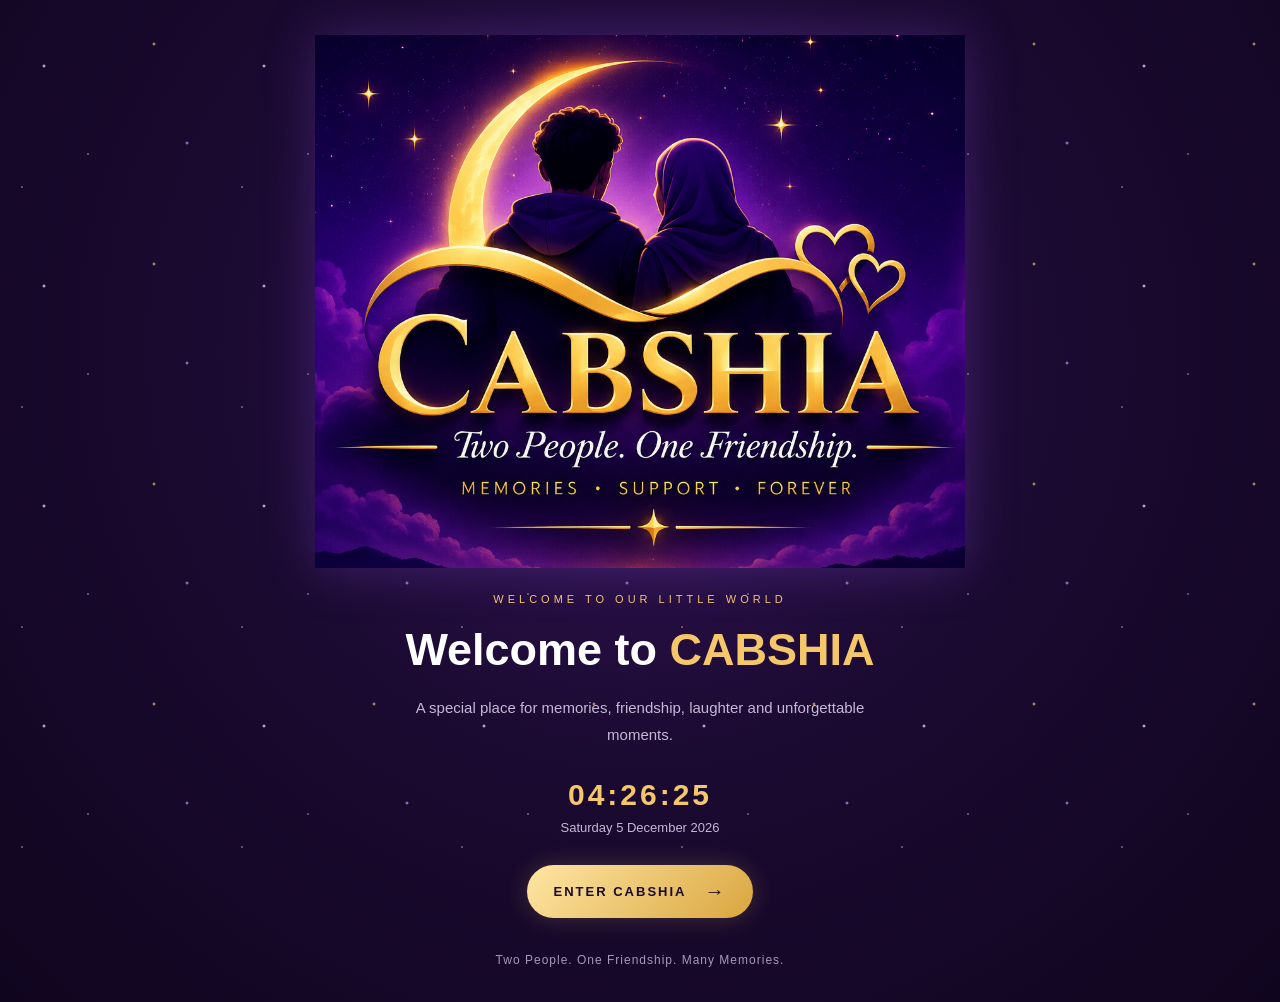
<file: index.html>
<!DOCTYPE html>
<html lang="en">
<head>
    <meta charset="UTF-8">
    <meta name="viewport" content="width=device-width, initial-scale=1.0">

    <title>CABSHIA | Two People, One Friendship</title>

    <meta name="description" content="CABSHIA — Two People. One Friendship. Many Memories.">

    <meta name="theme-color" content="#10051f">

    <link rel="icon" type="image/png"
          href="assets/CABSHIA_App_Icon.png">

    <link rel="stylesheet" href="style.css">
</head>

<body>

    <!-- Background -->
    <div class="stars"></div>

    <!-- Main Welcome Section -->
    <main class="welcome-container">

        <div class="welcome-content">

            <!-- CABSHIA Logo -->
            <div class="logo-container">
                <img
                    src="assets/CABSHIA_Large_Logo.png"
                    alt="CABSHIA Friendship Logo"
                    class="main-logo"
                >
            </div>

            <!-- Welcome Text -->
            <p class="welcome-label">
                WELCOME TO OUR LITTLE WORLD
            </p>

            <h1>
                Welcome to <span>CABSHIA</span>
            </h1>

            <p class="description">
                A special place for memories, friendship,
                laughter and unforgettable moments.
            </p>

            <!-- Date and Clock -->
            <div class="time-box">
                <div id="clock">00:00:00</div>
                <div id="date">Loading date...</div>
            </div>

            <!-- Enter Button -->
            <a href="login.html" class="enter-button">
                ENTER CABSHIA
                <span>→</span>
            </a>

            <p class="footer-text">
                Two People. One Friendship. Many Memories.
            </p>

        </div>

    </main>

    <script src="script.js"></script>

</body>
</html>
</file>
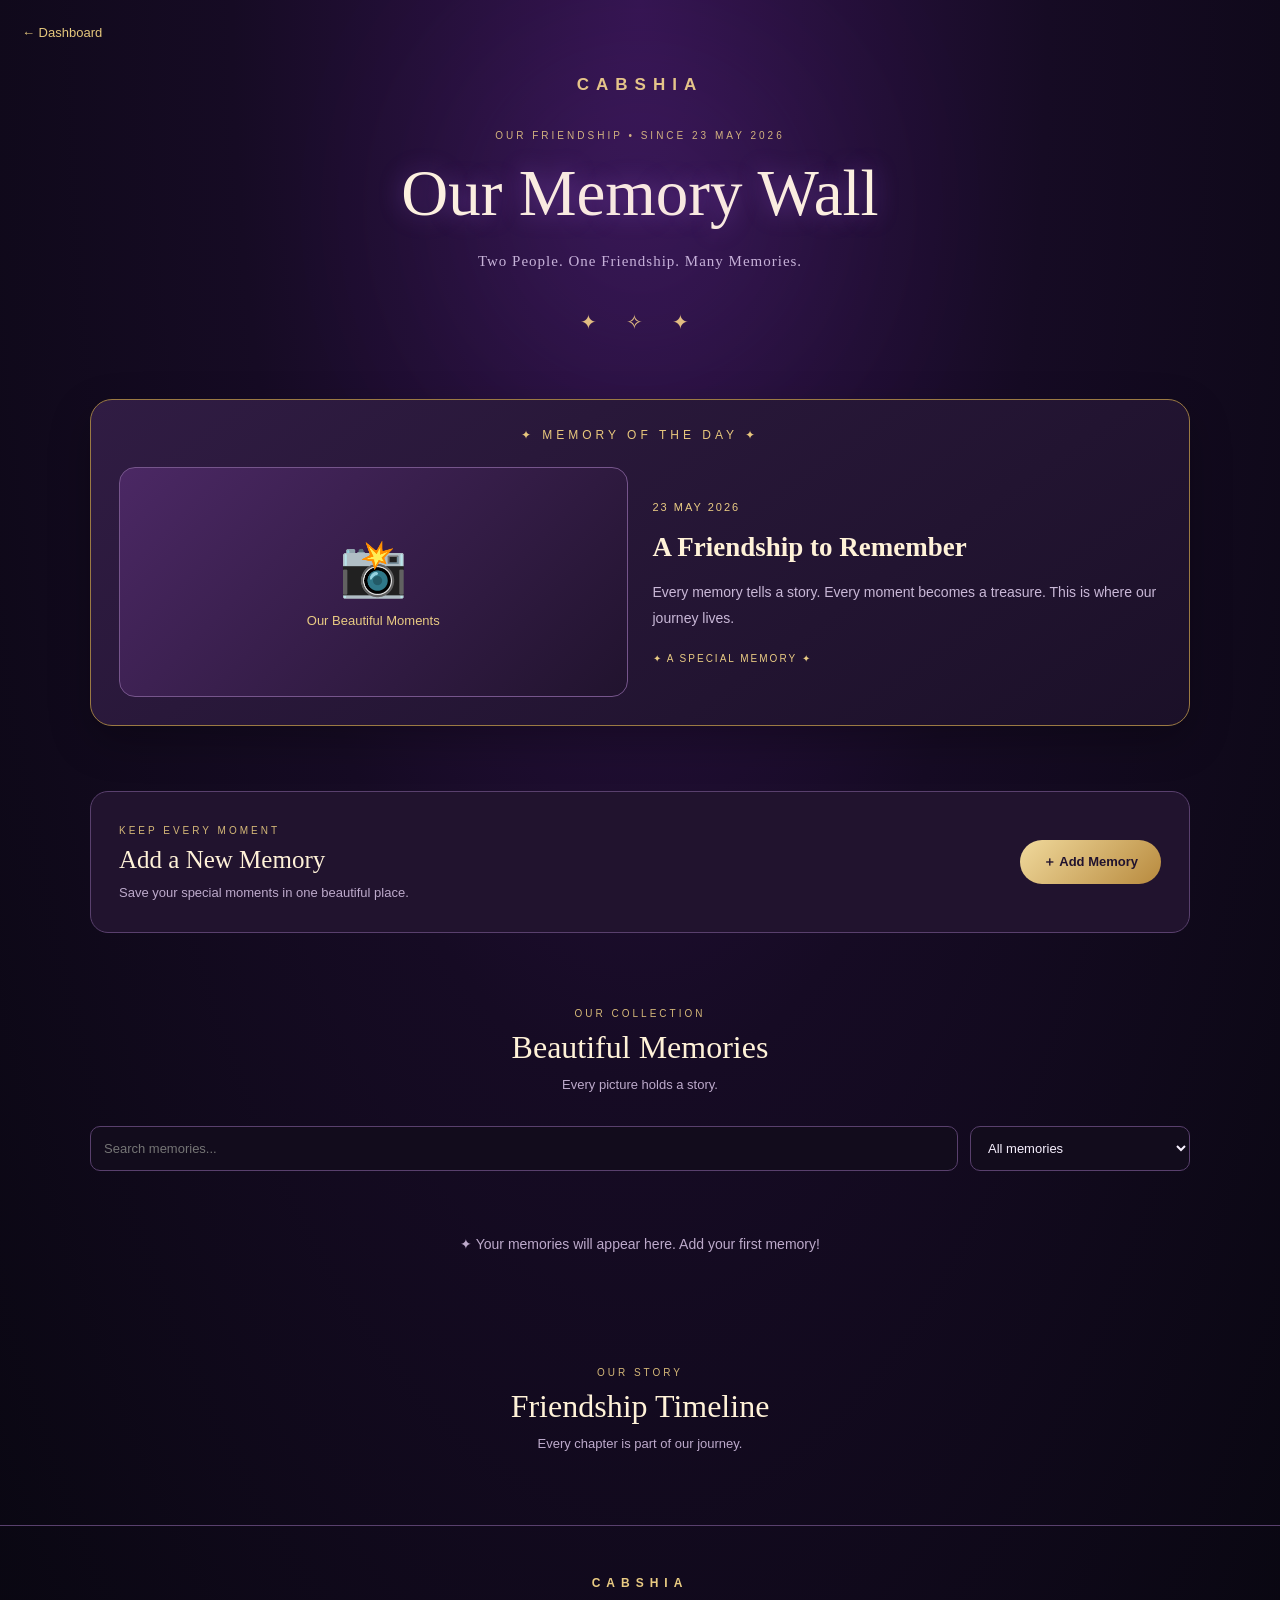
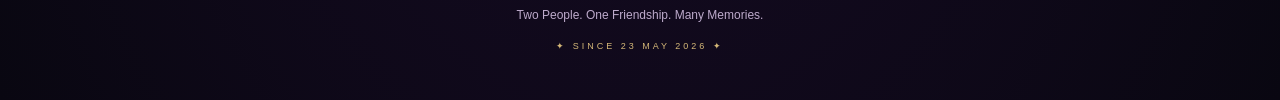
<file: memory.html>
<!DOCTYPE html>
<html lang="en">
<head>
  <meta charset="UTF-8">
  <meta name="viewport" content="width=device-width, initial-scale=1.0">
  <title>CABSHIA | Memory Wall</title>
  <link rel="stylesheet" href="memory.css">
</head>
<body>

<header class="memory-header">
  <a href="dashboard.html" class="back-link">← Dashboard</a>
  <div class="memory-logo">CABSHIA</div>
  <p class="memory-label">OUR FRIENDSHIP • SINCE 23 MAY 2026</p>
  <h1>Our Memory Wall</h1>
  <p class="memory-description">Two People. One Friendship. Many Memories.</p>
  <div class="memory-divider">✦ ✧ ✦</div>
</header>

<main class="container">

  <section class="featured-memory">
    <div class="featured-label">✦ MEMORY OF THE DAY ✦</div>
    <div class="featured-content">
      <div class="featured-image">
        <span>📸</span>
        <p>Our Beautiful Moments</p>
      </div>
      <div class="featured-info">
        <span class="memory-date">23 MAY 2026</span>
        <h2>A Friendship to Remember</h2>
        <p>
          Every memory tells a story.
          Every moment becomes a treasure.
          This is where our journey lives.
        </p>
        <span class="memory-star">✦ A SPECIAL MEMORY ✦</span>
      </div>
    </div>
  </section>

  <section class="add-section">
    <div>
      <span class="section-label">KEEP EVERY MOMENT</span>
      <h2>Add a New Memory</h2>
      <p>Save your special moments in one beautiful place.</p>
    </div>
    <button id="openFormBtn" class="gold-button">＋ Add Memory</button>
  </section>

  <section id="memoryFormSection" class="memory-form-section hidden">
    <div class="form-heading">
      <div>
        <span class="section-label">CREATE A MEMORY</span>
        <h2>Our New Chapter</h2>
      </div>
      <button id="closeFormBtn" class="close-button" aria-label="Close">✕</button>
    </div>

    <form id="memoryForm">
      <label for="memoryTitle">Memory title</label>
      <input id="memoryTitle" type="text" maxlength="100"
             placeholder="Give this memory a name..." required>

      <label for="memoryDateInput">Memory date</label>
      <input id="memoryDateInput" type="date" required>

      <label for="memoryCategory">Category</label>
      <select id="memoryCategory">
        <option value="Friendship">Friendship</option>
        <option value="Special Moment">Special Moment</option>
        <option value="Our Beginning">Our Beginning</option>
        <option value="Funny Moment">Funny Moment</option>
        <option value="Celebration">Celebration</option>
        <option value="Other">Other</option>
      </select>

      <label for="memoryDescription">Memory description</label>
      <textarea id="memoryDescription" rows="4" maxlength="1500"
                placeholder="Write the story behind this memory..."></textarea>

      <label for="memoryImages">Choose photos</label>
      <input id="memoryImages" type="file" accept="image/*" multiple>
      <p class="upload-note">You can select multiple photos at once.</p>

      <div id="imagePreview" class="image-preview"></div>

      <button type="submit" class="gold-button save-button">
        Save This Memory ✦
      </button>
    </form>
  </section>

  <section class="gallery-section">
    <div class="gallery-heading">
      <span class="section-label">OUR COLLECTION</span>
      <h2>Beautiful Memories</h2>
      <p>Every picture holds a story.</p>
    </div>

    <div class="gallery-tools">
      <input id="searchMemories" type="search"
             placeholder="Search memories...">
      <select id="filterCategory">
        <option value="All">All memories</option>
        <option value="Friendship">Friendship</option>
        <option value="Special Moment">Special Moment</option>
        <option value="Our Beginning">Our Beginning</option>
        <option value="Funny Moment">Funny Moment</option>
        <option value="Celebration">Celebration</option>
        <option value="Other">Other</option>
      </select>
    </div>

    <div id="memoryGallery" class="memory-gallery"></div>
    <p id="emptyMessage" class="empty-message">
      ✦ Your memories will appear here. Add your first memory!
    </p>
  </section>

  <section class="timeline-section">
    <div class="gallery-heading">
      <span class="section-label">OUR STORY</span>
      <h2>Friendship Timeline</h2>
      <p>Every chapter is part of our journey.</p>
    </div>
    <div id="memoryTimeline" class="timeline"></div>
  </section>

</main>

<div id="memoryModal" class="modal hidden">
  <div class="modal-content">
    <button id="closeModalBtn" class="close-button modal-close">✕</button>
    <div id="modalBody"></div>
  </div>
</div>

<footer class="memory-footer">
  <div>CABSHIA</div>
  <p>Two People. One Friendship. Many Memories.</p>
  <span>✦ SINCE 23 MAY 2026 ✦</span>
</footer>

<script src="memory.js"></script>
</body>
</html>
</file>
<file: style.css>
/* =================================
   CABSHIA WEBSITE
   Main Style Sheet
================================= */

:root {
    --background: #10051f;
    --purple: #210b3d;
    --light-purple: #8e55d8;
    --gold: #f5c76b;
    --white: #ffffff;
    --muted: #c6b8d6;
}

* {
    margin: 0;
    padding: 0;
    box-sizing: border-box;
}

html {
    scroll-behavior: smooth;
}

body {
    min-height: 100vh;
    font-family: Arial, sans-serif;
    color: var(--white);
    background:
        radial-gradient(
            circle at 50% 35%,
            #35145b 0%,
            #1b0a31 45%,
            var(--background) 100%
        );
    overflow-x: hidden;
}

/* Background stars */

.stars {
    position: fixed;
    inset: 0;
    pointer-events: none;
    z-index: 0;

    background-image:
        radial-gradient(2px 2px at 20% 30%, white, transparent),
        radial-gradient(2px 2px at 70% 20%, var(--gold), transparent),
        radial-gradient(1px 1px at 40% 70%, white, transparent),
        radial-gradient(2px 2px at 85% 65%, #c99cff, transparent),
        radial-gradient(1px 1px at 10% 85%, white, transparent);

    background-size: 220px 220px;
    animation: starMove 35s linear infinite;
}

@keyframes starMove {
    from {
        background-position: 0 0;
    }
    to {
        background-position: 220px 220px;
    }
}

/* Main container */

.welcome-container {
    position: relative;
    z-index: 1;
    min-height: 100vh;
    display: flex;
    align-items: center;
    justify-content: center;
    padding: 35px 18px;
    text-align: center;
}

.welcome-content {
    width: 100%;
    max-width: 760px;
    animation: fadeIn 1.5s ease;
}

@keyframes fadeIn {
    from {
        opacity: 0;
        transform: translateY(25px);
    }
    to {
        opacity: 1;
        transform: translateY(0);
    }
}

/* Logo */

.logo-container {
    width: 100%;
    margin: 0 auto 25px;
}

.main-logo {
    display: block;
    width: 100%;
    max-width: 650px;
    height: auto;
    margin: auto;
    filter: drop-shadow(0 0 25px rgba(157, 91, 255, 0.25));
}

/* Welcome text */

.welcome-label {
    color: var(--gold);
    font-size: 11px;
    letter-spacing: 4px;
    margin-bottom: 17px;
}

h1 {
    font-size: clamp(27px, 6vw, 45px);
    line-height: 1.25;
    margin-bottom: 15px;
}

h1 span {
    color: var(--gold);
}

.description {
    max-width: 480px;
    margin: 0 auto;
    color: var(--muted);
    font-size: 15px;
    line-height: 1.8;
}

/* Clock */

.time-box {
    margin: 30px auto;
}

#clock {
    color: var(--gold);
    font-size: 30px;
    font-weight: bold;
    letter-spacing: 3px;
}

#date {
    color: var(--muted);
    margin-top: 8px;
    font-size: 13px;
}

/* Enter button */

.enter-button {
    display: inline-flex;
    align-items: center;
    justify-content: center;
    gap: 18px;

    min-width: 210px;
    padding: 15px 27px;

    color: #1a0b25;
    background: linear-gradient(
        135deg,
        #ffe6a4,
        #d9a63f
    );

    border-radius: 40px;
    text-decoration: none;
    font-size: 13px;
    font-weight: bold;
    letter-spacing: 2px;

    box-shadow: 0 0 25px rgba(245, 199, 107, 0.2);
    transition: 0.3s ease;
}

.enter-button:hover {
    transform: translateY(-4px);
    box-shadow: 0 0 35px rgba(245, 199, 107, 0.45);
}

.enter-button span {
    font-size: 20px;
}

/* Footer */

.footer-text {
    margin-top: 35px;
    color: #a995bd;
    font-size: 12px;
    letter-spacing: 1px;
}

/* Mobile design */

@media (max-width: 600px) {

    .welcome-container {
        padding: 25px 16px;
    }

    .logo-container {
        margin-bottom: 20px;
    }

    .main-logo {
        max-width: 100%;
    }

    .welcome-label {
        font-size: 9px;
        letter-spacing: 3px;
    }

    .description {
        font-size: 14px;
    }

    #clock {
        font-size: 25px;
    }

    .enter-button {
        width: 85%;
        max-width: 270px;
    }

    .footer-text {
        font-size: 10px;
        line-height: 1.8;
    }
}
</file>
<file: memory.css>
* {
  margin: 0;
  padding: 0;
  box-sizing: border-box;
}

body {
  min-height: 100vh;
  background:
    radial-gradient(ellipse at top, #32134d 0%, #160b24 45%, #090711 100%);
  color: #f8f1ff;
  font-family: Georgia, serif;
}

button, input, textarea, select {
  font: inherit;
}

button {
  cursor: pointer;
}

.memory-header {
  min-height: 390px;
  padding: 75px 20px 65px;
  display: flex;
  flex-direction: column;
  align-items: center;
  justify-content: center;
  text-align: center;
  position: relative;
  overflow: hidden;
}

.memory-header::before {
  content: "";
  position: absolute;
  width: 280px;
  height: 280px;
  top: 70px;
  background: #a855f7;
  filter: blur(130px);
  opacity: .18;
  border-radius: 50%;
  pointer-events: none;
}

.back-link {
  position: absolute;
  top: 25px;
  left: 22px;
  color: #e5c77c;
  text-decoration: none;
  font: 13px Arial, sans-serif;
}

.memory-logo {
  color: #e9cb83;
  letter-spacing: 7px;
  font: bold 17px Arial, sans-serif;
  margin-bottom: 35px;
}

.memory-label, .section-label {
  color: #d5b878;
  font: 10px Arial, sans-serif;
  letter-spacing: 3px;
  margin-bottom: 15px;
}

.memory-header h1 {
  color: #fff5df;
  font-size: clamp(38px, 8vw, 65px);
  font-weight: normal;
  text-shadow: 0 0 25px #b76cff66;
  margin-bottom: 18px;
}

.memory-description {
  color: #c9b8d7;
  font-size: 15px;
  letter-spacing: 1px;
  line-height: 1.7;
}

.memory-divider {
  color: #e6c47a;
  letter-spacing: 12px;
  margin-top: 35px;
  font-size: 20px;
}

.container {
  width: min(1100px, 92%);
  margin: auto;
}

/* FEATURED MEMORY */

.featured-memory {
  margin: 0 auto 65px;
  padding: 28px;
  border: 1px solid #9b7a43;
  border-radius: 22px;
  background: linear-gradient(145deg, #301c43, #1b1028);
  box-shadow: 0 15px 40px #00000040;
}

.featured-label {
  color: #e8c77d;
  text-align: center;
  letter-spacing: 4px;
  font: 12px Arial, sans-serif;
  margin-bottom: 25px;
}

.featured-content {
  display: grid;
  grid-template-columns: 1fr 1fr;
  gap: 25px;
  align-items: center;
}

.featured-image {
  min-height: 230px;
  border-radius: 16px;
  background: linear-gradient(135deg, #4b2864, #21132e);
  border: 1px solid #76558c;
  display: flex;
  flex-direction: column;
  justify-content: center;
  align-items: center;
  color: #e9cb83;
}

.featured-image span {
  font-size: 55px;
  margin-bottom: 12px;
}

.featured-image p {
  font: 13px Arial, sans-serif;
}

.memory-date {
  color: #e9cb83;
  font: 11px Arial, sans-serif;
  letter-spacing: 2px;
}

.featured-info h2 {
  color: #fff2d8;
  font-size: 27px;
  line-height: 1.3;
  margin: 15px 0;
}

.featured-info p {
  color: #c9b8d7;
  font: 14px/1.8 Arial, sans-serif;
}

.memory-star {
  display: inline-block;
  color: #e9cb83;
  font: 10px Arial, sans-serif;
  letter-spacing: 2px;
  margin-top: 22px;
}

/* ADD MEMORY */

.add-section {
  display: flex;
  justify-content: space-between;
  align-items: center;
  gap: 20px;
  padding: 28px;
  margin-bottom: 25px;
  border: 1px solid #59406d;
  border-radius: 18px;
  background: #21132e;
}

.add-section h2, .form-heading h2 {
  color: #fff2d8;
  font-size: 25px;
  margin: 8px 0;
  font-weight: normal;
}

.add-section p, .gallery-heading p {
  color: #bdaacb;
  font: 13px/1.7 Arial, sans-serif;
}

.gold-button {
  border: none;
  border-radius: 30px;
  background: linear-gradient(135deg, #f0d99c, #b88a3e);
  color: #21132e;
  padding: 13px 23px;
  font: bold 13px Arial, sans-serif;
  transition: .25s;
}

.gold-button:hover {
  transform: translateY(-2px);
  box-shadow: 0 7px 22px #d5b87840;
}

.memory-form-section {
  padding: 28px;
  margin-bottom: 65px;
  border: 1px solid #80633c;
  border-radius: 20px;
  background: #1e122a;
}

.hidden {
  display: none !important;
}

.form-heading {
  display: flex;
  justify-content: space-between;
  align-items: center;
  margin-bottom: 25px;
}

.close-button {
  border: 1px solid #76558c;
  color: #e9cb83;
  background: #2b1a3b;
  border-radius: 50%;
  width: 36px;
  height: 36px;
}

#memoryForm {
  display: flex;
  flex-direction: column;
  gap: 11px;
}

#memoryForm label {
  color: #e9cb83;
  font: 12px Arial, sans-serif;
  margin-top: 8px;
}

#memoryForm input,
#memoryForm textarea,
#memoryForm select,
.gallery-tools input,
.gallery-tools select {
  width: 100%;
  border: 1px solid #59406d;
  background: #120c1c;
  color: #f8f1ff;
  border-radius: 10px;
  padding: 13px;
  outline: none;
  font: 13px Arial, sans-serif;
}

#memoryForm input:focus,
#memoryForm textarea:focus,
#memoryForm select:focus,
.gallery-tools input:focus {
  border-color: #d5b878;
}

#memoryForm textarea {
  resize: vertical;
}

#memoryForm input[type="file"] {
  padding: 12px;
}

.upload-note {
  color: #aa96b9;
  font: 11px Arial, sans-serif;
}

.image-preview {
  display: grid;
  grid-template-columns: repeat(auto-fill, minmax(100px, 1fr));
  gap: 10px;
  margin: 10px 0;
}

.image-preview img {
  width: 100%;
  height: 100px;
  object-fit: cover;
  border-radius: 10px;
  border: 1px solid #80633c;
}

.save-button {
  margin-top: 15px;
}

/* GALLERY */

.gallery-section, .timeline-section {
  margin: 70px 0;
}

.gallery-heading {
  text-align: center;
  margin-bottom: 30px;
}

.gallery-heading h2 {
  color: #fff2d8;
  font-size: 32px;
  font-weight: normal;
  margin: 8px 0;
}

.gallery-tools {
  display: grid;
  grid-template-columns: 1fr 220px;
  gap: 12px;
  margin-bottom: 25px;
}

.memory-gallery {
  display: grid;
  grid-template-columns: repeat(3, 1fr);
  gap: 22px;
}

.memory-card {
  overflow: hidden;
  border: 1px solid #59406d;
  border-radius: 16px;
  background: linear-gradient(145deg, #301c43, #1b1028);
  transition: .25s;
  cursor: pointer;
}

.memory-card:hover {
  transform: translateY(-5px);
  border-color: #c8a55e;
  box-shadow: 0 12px 28px #00000050;
}

.card-image {
  width: 100%;
  height: 210px;
  object-fit: cover;
  display: block;
  background: #2b1a3b;
}

.card-no-image {
  height: 170px;
  display: grid;
  place-items: center;
  color: #e9cb83;
  font-size: 45px;
  background: linear-gradient(135deg, #4b2864, #21132e);
}

.memory-card-info {
  padding: 19px;
}

.memory-card-info span {
  color: #d5b878;
  font: 10px Arial, sans-serif;
  letter-spacing: 2px;
}

.memory-card-info h3 {
  color: #fff2d8;
  font-size: 19px;
  font-weight: normal;
  margin: 10px 0;
  overflow-wrap: anywhere;
}

.memory-card-info p {
  color: #bdaacb;
  font: 12px Arial, sans-serif;
}

.photo-count {
  display: inline-block;
  color: #e9cb83 !important;
  margin-top: 12px;
}

.empty-message {
  display: none;
  color: #bdaacb;
  text-align: center;
  padding: 40px 10px;
  font: 14px Arial, sans-serif;
}

/* TIMELINE */

.timeline {
  max-width: 750px;
  margin: auto;
  border-left: 1px solid #9b7a43;
  padding-left: 28px;
}

.timeline-item {
  position: relative;
  margin-bottom: 28px;
  padding: 20px;
  border-radius: 13px;
  background: #21132e;
  border: 1px solid #59406d;
}

.timeline-item::before {
  content: "";
  position: absolute;
  left: -35px;
  top: 25px;
  width: 12px;
  height: 12px;
  background: #e9cb83;
  border-radius: 50%;
  box-shadow: 0 0 12px #e9cb83;
}

.timeline-item span {
  color: #d5b878;
  font: 10px Arial, sans-serif;
  letter-spacing: 2px;
}

.timeline-item h3 {
  color: #fff2d8;
  margin: 9px 0;
  font-weight: normal;
}

.timeline-item p {
  color: #bdaacb;
  font: 12px Arial, sans-serif;
}

/* DETAIL MODAL */

.modal {
  position: fixed;
  inset: 0;
  z-index: 20;
  padding: 20px;
  background: #05030bdc;
  display: flex;
  align-items: center;
  justify-content: center;
}

.modal-content {
  width: min(750px, 100%);
  max-height: 90vh;
  overflow-y: auto;
  position: relative;
  border: 1px solid #9b7a43;
  border-radius: 18px;
  padding: 28px;
  background: #1c1028;
}

.modal-close {
  position: sticky;
  float: right;
  top: 0;
}

.modal-content h2 {
  color: #fff2d8;
  font-size: 27px;
  font-weight: normal;
  margin: 15px 0;
}

.modal-content p {
  color: #c9b8d7;
  font: 14px/1.8 Arial, sans-serif;
  white-space: pre-wrap;
  overflow-wrap: anywhere;
}

.modal-photos {
  display: grid;
  grid-template-columns: repeat(2, 1fr);
  gap: 10px;
  margin: 20px 0;
}

.modal-photos img {
  width: 100%;
  max-height: 300px;
  object-fit: contain;
  background: #100a18;
  border-radius: 10px;
}

.delete-button {
  background: #592c42;
  color: #ffe4e4;
  border: 1px solid #a65b6c;
  border-radius: 25px;
  padding: 11px 18px;
  margin-top: 20px;
  font: 12px Arial, sans-serif;
}

.memory-footer {
  text-align: center;
  padding: 45px 15px;
  border-top: 1px solid #59406d;
  color: #bdaacb;
  font: 12px/2 Arial, sans-serif;
}

.memory-footer div {
  color: #e9cb83;
  letter-spacing: 6px;
  font-weight: bold;
  margin-bottom: 8px;
}

.memory-footer span {
  display: block;
  color: #d5b878;
  letter-spacing: 3px;
  font-size: 9px;
  margin-top: 10px;
}

@media (max-width: 700px) {
  .featured-content {
    grid-template-columns: 1fr;
  }

  .featured-memory {
    padding: 20px;
  }

  .featured-image {
    min-height: 190px;
  }

  .memory-gallery {
    grid-template-columns: repeat(2, 1fr);
    gap: 12px;
  }

  .card-image {
    height: 150px;
  }

  .memory-card-info {
    padding: 13px;
  }

  .memory-card-info h3 {
    font-size: 16px;
  }
}

@media (max-width: 480px) {
  .memory-header {
    min-height: 390px;
  }

  .memory-description {
    font-size: 13px;
  }

  .add-section {
    flex-direction: column;
    align-items: flex-start;
  }

  .gallery-tools {
    grid-template-columns: 1fr;
  }

  .memory-gallery {
    grid-template-columns: 1fr 1fr;
  }

  .card-image {
    height: 130px;
  }

  .modal-content {
    padding: 20px;
  }

  .modal-photos {
    grid-template-columns: 1fr;
  }
    }
</file>
